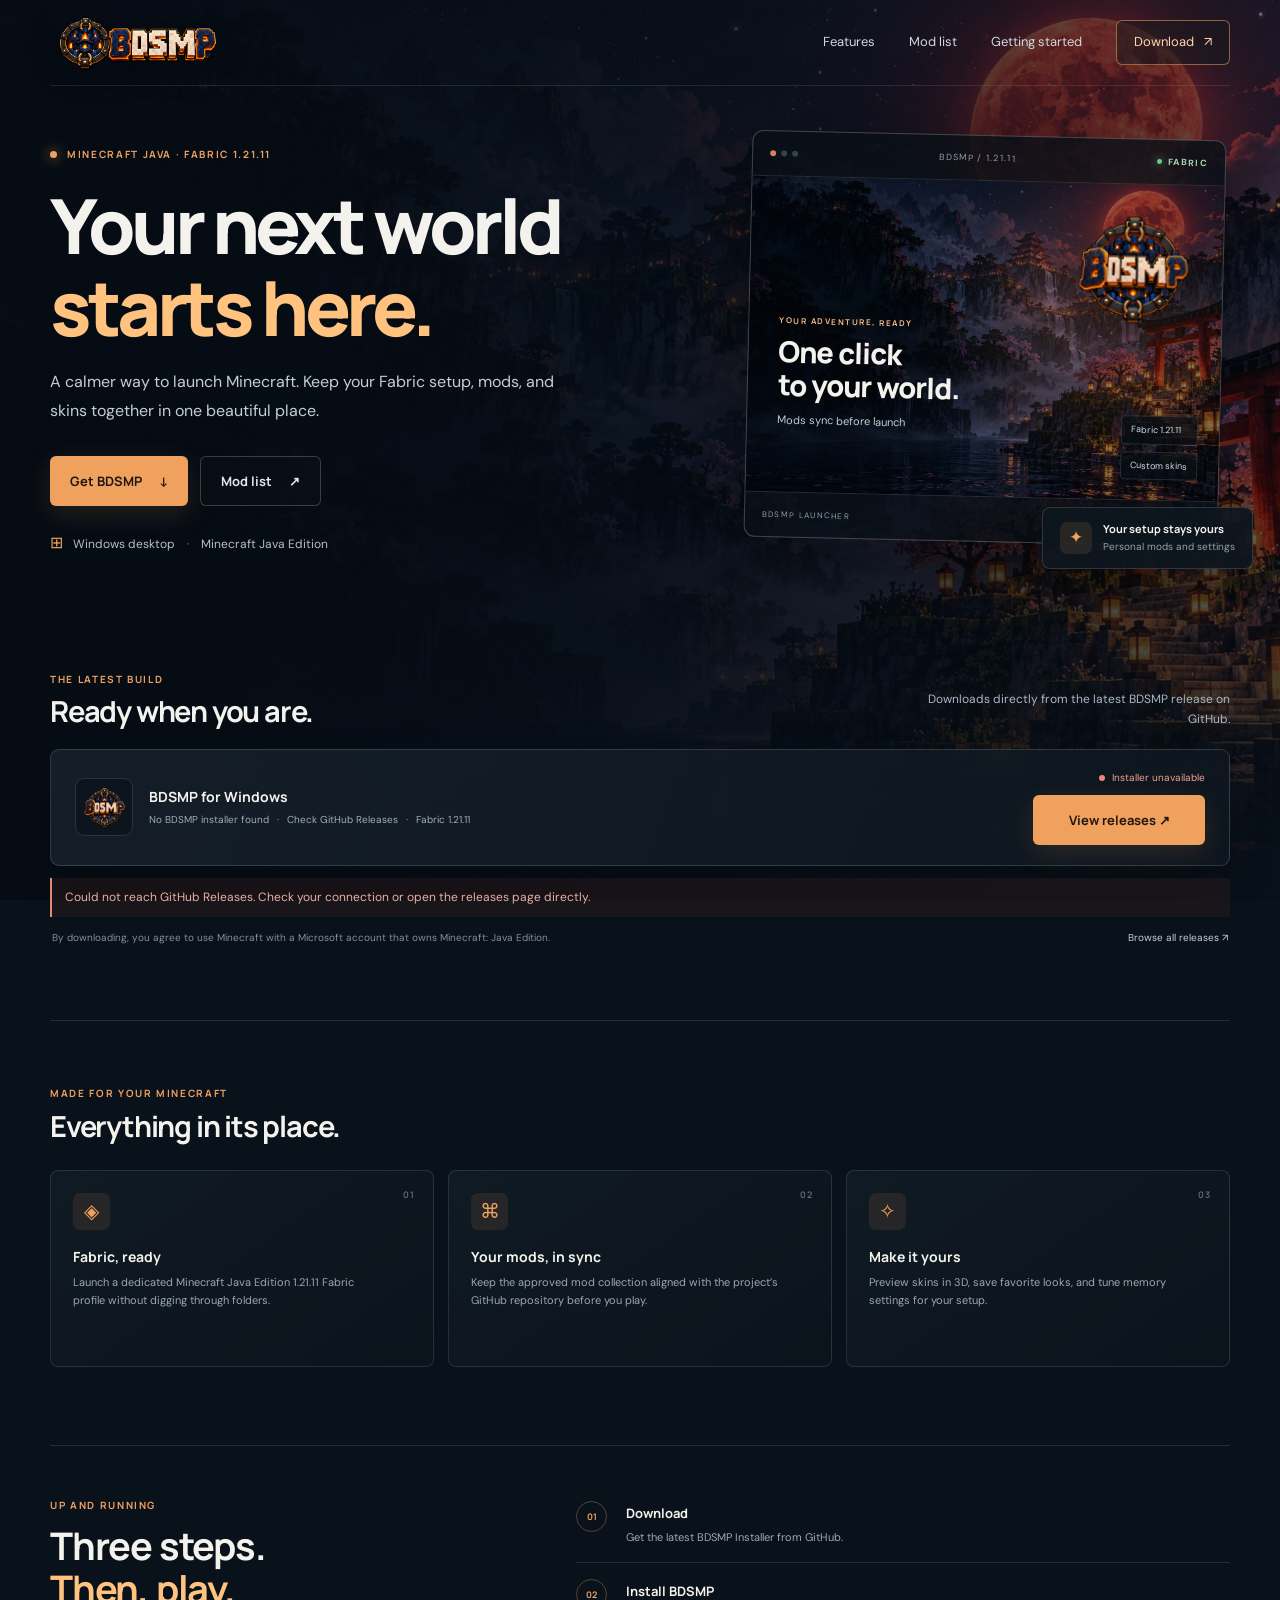
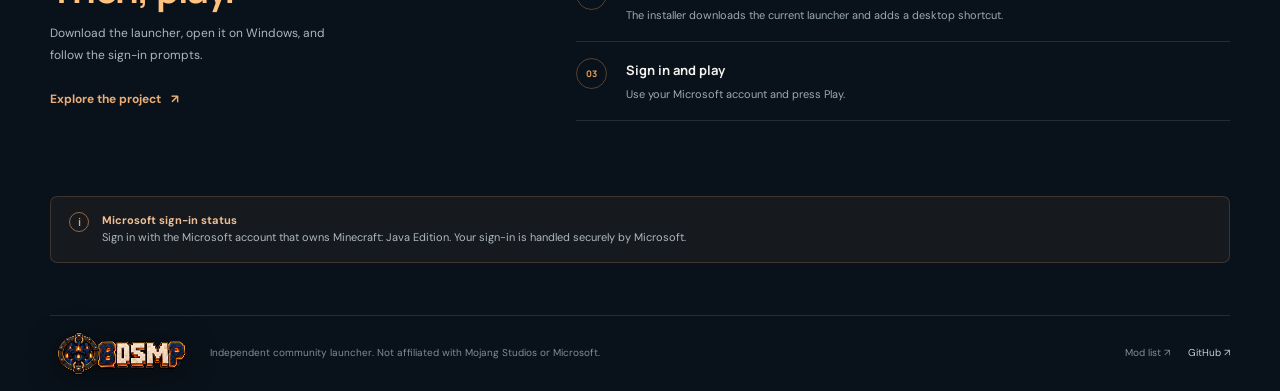
<file: index.html>
<!doctype html>
<html lang="en">
<head>
  <meta charset="utf-8">
  <meta name="viewport" content="width=device-width, initial-scale=1">
  <meta name="theme-color" content="#09111a">
  <meta name="description" content="Download BDSMP, a polished Fabric launcher for Minecraft Java Edition 1.21.11.">
  <title>BDSMP — Minecraft, your way</title>
  <link rel="icon" type="image/png" href="assets/BDSMP-Logo.png">
  <link rel="preconnect" href="https://api.github.com">
  <link rel="preconnect" href="https://github.com">
  <link rel="stylesheet" href="assets/site.css?v=bdsmp-logo-1">
  <script defer src="assets/release.js"></script>
</head>
<body>
  <div class="ambient" aria-hidden="true"></div>
  <header class="topbar wrap">
    <a class="brand" href="#top" aria-label="BDSMP home"><img class="brand-wordmark" src="assets/BDSMP-Wordmark.png" alt="BDSMP"></a>
    <nav aria-label="Main navigation">
      <a href="#features">Features</a>
      <a href="modlist.html">Mod list</a>
      <a href="#getting-started">Getting started</a>
      <a class="nav-cta" href="#download">Download <span aria-hidden="true">↗</span></a>
    </nav>
  </header>

  <main id="top">
    <section class="hero wrap">
      <div class="hero-copy">
        <div class="eyebrow"><span class="eyebrow-dot"></span> MINECRAFT JAVA · FABRIC 1.21.11</div>
        <h1>Your next world<br><span>starts here.</span></h1>
        <p class="hero-lede">A calmer way to launch Minecraft. Keep your Fabric setup, mods, and skins together in one beautiful place.</p>
        <div class="hero-actions">
          <a id="hero-download" class="button button-primary" href="#download">Get BDSMP <span aria-hidden="true">↓</span></a>
          <a class="button button-quiet" href="modlist.html">Mod list <span aria-hidden="true">↗</span></a>
        </div>
        <div class="hero-meta"><span class="platform-mark">⊞</span> Windows desktop <span class="meta-separator">·</span> Minecraft Java Edition</div>
      </div>

      <div class="hero-side">
        <div class="preview-frame">
          <div class="preview-top"><span class="window-dots"><i></i><i></i><i></i></span><span>BDSMP / 1.21.11</span><span class="preview-live"><b></b> FABRIC</span></div>
          <div class="preview-art">
            <div class="preview-glow"></div>
            <img class="preview-emblem" src="assets/BDSMP-Logo.png" alt="BDSMP emblem">
            <div class="preview-caption"><small>YOUR ADVENTURE, READY</small><strong>One click<br>to your world.</strong><span>Mods sync before launch</span></div>
            <div class="preview-pills"><span>Fabric 1.21.11</span><span>Custom skins</span></div>
          </div>
          <div class="preview-footer"><span>BDSMP LAUNCHER</span><span>01 / 03</span></div>
        </div>
        <div class="float-note"><span class="float-icon">✦</span><span><b>Your setup stays yours</b><small>Personal mods and settings</small></span></div>
      </div>
    </section>

    <section class="download-section wrap" id="download">
      <div class="download-heading">
        <div><div class="section-kicker">THE LATEST BUILD</div><h2>Ready when you are.</h2></div>
        <p>Downloads directly from the latest BDSMP release on GitHub.</p>
      </div>
      <div class="download-card">
        <div class="release-info">
          <div class="release-icon"><img src="assets/BDSMP-Logo.png" alt="BDSMP emblem" width="48" height="48"></div>
          <div><div class="release-name">BDSMP for Windows</div><div class="release-details"><span id="release-version">Finding the latest version…</span><span class="detail-dot">·</span><span id="release-size">EXE installer</span><span class="detail-dot">·</span><span>Fabric 1.21.11</span></div></div>
        </div>
        <div class="release-action"><span id="release-status" class="release-status"><i></i> Checking GitHub Releases</span><a id="download-button" class="button button-primary download-button" href="#download" aria-disabled="true">Loading… <span aria-hidden="true">↓</span></a></div>
      </div>
      <div id="release-error" class="release-error" hidden></div>
      <p class="download-footnote">By downloading, you agree to use Minecraft with a Microsoft account that owns Minecraft: Java Edition. <a href="https://github.com/Shix-0/fabric-launcher-1.21.1/releases" target="_blank" rel="noopener">Browse all releases ↗</a></p>
    </section>

    <section class="features wrap" id="features">
      <div class="section-kicker">MADE FOR YOUR MINECRAFT</div>
      <h2>Everything in its place.</h2>
      <div class="feature-grid">
        <article class="feature-card"><span class="feature-number">01</span><div class="feature-symbol">◈</div><h3>Fabric, ready</h3><p>Launch a dedicated Minecraft Java Edition 1.21.11 Fabric profile without digging through folders.</p></article>
        <article class="feature-card"><span class="feature-number">02</span><div class="feature-symbol">⌘</div><h3>Your mods, in sync</h3><p>Keep the approved mod collection aligned with the project’s GitHub repository before you play.</p></article>
        <article class="feature-card"><span class="feature-number">03</span><div class="feature-symbol">✧</div><h3>Make it yours</h3><p>Preview skins in 3D, save favorite looks, and tune memory settings for your setup.</p></article>
      </div>
    </section>

    <section class="steps-section wrap" id="getting-started">
      <div class="steps-copy"><div class="section-kicker">UP AND RUNNING</div><h2>Three steps.<br><span>Then, play.</span></h2><p>Download the launcher, open it on Windows, and follow the sign-in prompts.</p><a class="text-link" href="https://github.com/Shix-0/fabric-launcher-1.21.1" target="_blank" rel="noopener">Explore the project <span>↗</span></a></div>
      <ol class="steps-list"><li><span class="step-index">01</span><div><b>Download</b><p>Get the latest BDSMP Installer from GitHub.</p></div></li><li><span class="step-index">02</span><div><b>Install BDSMP</b><p>The installer downloads the current launcher and adds a desktop shortcut.</p></div></li><li><span class="step-index">03</span><div><b>Sign in and play</b><p>Use your Microsoft account and press Play.</p></div></li></ol>
    </section>

    <section class="notice wrap">
      <span class="notice-mark">i</span><p><b>Microsoft sign-in status</b><br>Sign in with the Microsoft account that owns Minecraft: Java Edition. Your sign-in is handled securely by Microsoft.</p>
    </section>
  </main>

  <footer class="footer wrap"><a class="brand footer-brand" href="#top"><img class="brand-wordmark" src="assets/BDSMP-Wordmark.png" alt="BDSMP"></a><p>Independent community launcher. Not affiliated with Mojang Studios or Microsoft.</p><a href="modlist.html">Mod list ↗</a><a href="https://github.com/Shix-0/fabric-launcher-1.21.1" target="_blank" rel="noopener">GitHub ↗</a></footer>
</body>
</html>
</file>
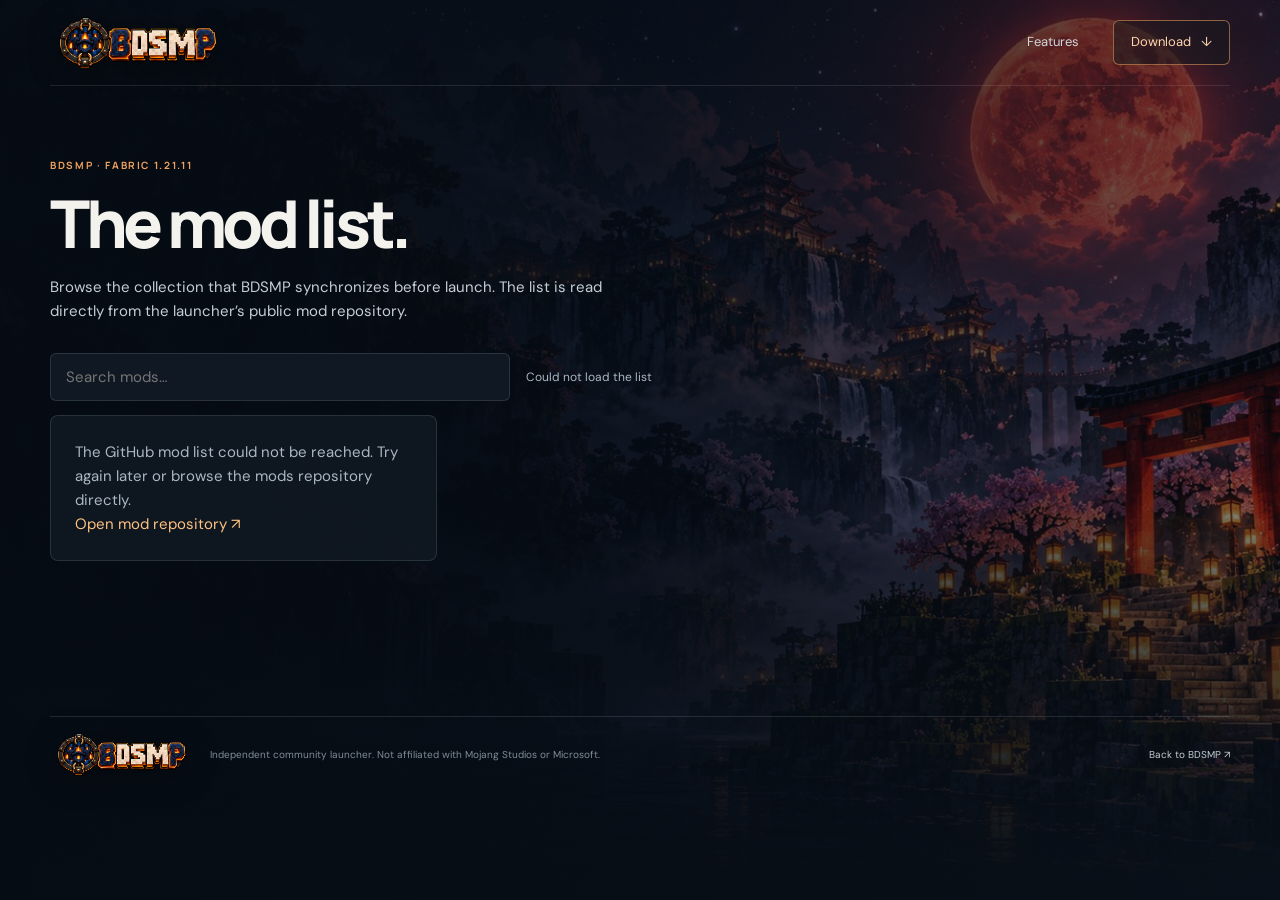
<file: modlist.html>
<!doctype html>
<html lang="en">
<head>
  <meta charset="utf-8">
  <meta name="viewport" content="width=device-width, initial-scale=1">
  <meta name="theme-color" content="#09111a">
  <meta name="description" content="Browse the BDSMP Minecraft Fabric mod collection.">
  <title>Mod list — BDSMP</title>
  <link rel="icon" type="image/png" href="assets/BDSMP-Logo.png">
  <link rel="stylesheet" href="assets/site.css?v=bdsmp-logo-1">
  <style>
    .modlist-main{padding:72px 0 100px;min-height:70vh}.modlist-heading{max-width:720px;margin-bottom:30px}.modlist-heading h1{font-size:clamp(42px,6vw,66px);margin:16px 0}.modlist-heading p{max-width:590px;color:#c5ced5}.modlist-tools{display:flex;align-items:center;gap:16px;margin:26px 0 14px}.modlist-tools input{width:min(460px,100%);height:48px;padding:0 15px;border:1px solid var(--line);border-radius:6px;background:#101923;color:var(--text);font:inherit}.modlist-count{color:var(--muted);font-size:12px}.mod-grid{display:grid;grid-template-columns:repeat(3,minmax(0,1fr));gap:10px}.mod-item{padding:15px 16px;border:1px solid var(--line);border-radius:7px;background:linear-gradient(145deg,rgba(17,27,37,.94),rgba(12,19,27,.92));overflow-wrap:anywhere}.mod-item a{font:600 12px var(--display);color:#e7edf1}.mod-item small{display:block;margin-top:6px;color:#97a8b4;font-size:10px}.mod-state{padding:24px;border:1px solid var(--line);border-radius:8px;background:rgba(16,25,35,.88);color:var(--muted)}@media(max-width:800px){.mod-grid{grid-template-columns:repeat(2,minmax(0,1fr))}}@media(max-width:560px){.modlist-main{padding:48px 0}.mod-grid{grid-template-columns:1fr}.modlist-tools{align-items:flex-start;flex-direction:column}}
  </style>
  <script defer src="assets/modlist.js"></script>
</head>
<body>
  <div class="ambient" aria-hidden="true"></div>
  <header class="topbar wrap">
    <a class="brand" href="index.html" aria-label="BDSMP home"><img class="brand-wordmark" src="assets/BDSMP-Wordmark.png" alt="BDSMP"></a>
    <nav aria-label="Main navigation"><a href="index.html#features">Features</a><a class="nav-cta" href="index.html#download">Download <span aria-hidden="true">↓</span></a></nav>
  </header>
  <main class="modlist-main wrap">
    <div class="modlist-heading"><div class="section-kicker">BDSMP · FABRIC 1.21.11</div><h1>The mod list.</h1><p>Browse the collection that BDSMP synchronizes before launch. The list is read directly from the launcher’s public mod repository.</p></div>
    <div class="modlist-tools"><input id="mod-search" type="search" placeholder="Search mods…" aria-label="Search mods"><span id="mod-count" class="modlist-count">Loading mods…</span></div>
    <div id="mod-grid" class="mod-grid"><div class="mod-state">Loading the current mod list…</div></div>
  </main>
  <footer class="footer wrap"><a class="brand footer-brand" href="index.html"><img class="brand-wordmark" src="assets/BDSMP-Wordmark.png" alt="BDSMP"></a><p>Independent community launcher. Not affiliated with Mojang Studios or Microsoft.</p><a href="index.html">Back to BDSMP ↗</a></footer>
</body>
</html>
</file>
<file: assets/site.css>
@import url('https://fonts.googleapis.com/css2?family=DM+Sans:wght@400;500;600;700&family=Manrope:wght@400;500;600;700;800&display=swap');

:root{color-scheme:dark;--bg:#09111a;--panel:#101923;--panel2:#121e29;--line:rgba(193,211,224,.14);--text:#f4f2ed;--muted:#aab8c4;--amber:#efa15d;--amber2:#ffc27f;--green:#7dd8a0;--font:'DM Sans',Segoe UI,sans-serif;--display:'Manrope',Segoe UI,sans-serif}
*{box-sizing:border-box}
html{scroll-behavior:smooth;scroll-padding-top:92px}
body{margin:0;background:var(--bg);color:var(--text);font-family:var(--font);font-size:15px;line-height:1.6;overflow-x:hidden}
a{color:inherit;text-decoration:none}
.ambient{position:absolute;z-index:-1;inset:0 0 auto;height:900px;background:linear-gradient(90deg,rgba(6,12,20,.92) 0%,rgba(6,12,20,.77) 45%,rgba(6,12,20,.24) 100%),linear-gradient(0deg,var(--bg) 2%,rgba(9,17,26,.22) 45%,rgba(9,17,26,.28) 100%),url('hero.jpg') center 34%/cover no-repeat;opacity:.86}
.wrap{width:min(1180px,calc(100% - 56px));margin-inline:auto}
.topbar{height:86px;display:flex;align-items:center;justify-content:space-between;border-bottom:1px solid rgba(230,237,244,.11)}
.brand{display:inline-flex;align-items:center;gap:11px;font:800 21px/1 var(--display);letter-spacing:-.7px}.brand img{width:42px;height:42px;filter:drop-shadow(0 4px 16px rgba(0,0,0,.35))}.brand-light{font-weight:500;color:#c6d0d7}.brand img.brand-wordmark{width:174px;height:auto;filter:drop-shadow(0 4px 16px rgba(0,0,0,.35))}.footer-brand img.brand-wordmark{width:142px;height:auto}
nav{display:flex;align-items:center;gap:34px;color:#d0d7dd;font-size:13px}nav a{transition:color .18s ease}nav a:hover,.footer>a:hover,.text-link:hover{color:var(--amber2)}.nav-cta{display:inline-flex;align-items:center;gap:10px;padding:11px 17px;border:1px solid rgba(239,161,93,.55);border-radius:6px;color:#ffd5ad;background:rgba(22,25,30,.55)}
.hero{position:relative;min-height:560px;display:grid;grid-template-columns:1.04fr .96fr;align-items:center;gap:60px;padding-top:25px;padding-bottom:66px}
.hero-copy{padding:26px 0 14px}.eyebrow,.section-kicker{display:flex;align-items:center;gap:10px;color:var(--amber);font:700 10px/1.4 var(--display);letter-spacing:1.65px}.eyebrow-dot{width:7px;height:7px;border-radius:50%;background:var(--amber);box-shadow:0 0 13px rgba(239,161,93,.9)}
h1,h2,h3,p{margin-top:0}h1{font:800 clamp(48px,6vw,76px)/1.08 var(--display);letter-spacing:-4.4px;margin:23px 0 20px}h1 span,.steps-copy h2 span{color:var(--amber2)}.hero-lede{max-width:520px;color:#c5ced5;font-size:16px;line-height:1.8;margin-bottom:30px}.hero-actions{display:flex;gap:12px;flex-wrap:wrap}.button{min-height:50px;padding:0 20px;display:inline-flex;align-items:center;justify-content:center;gap:17px;border-radius:6px;font:700 13px var(--display);transition:transform .18s ease,background .18s ease,border-color .18s ease}.button:hover{transform:translateY(-2px)}.button-primary{color:#20170f;background:var(--amber);box-shadow:0 8px 28px rgba(239,161,93,.14)}.button-primary:hover{background:var(--amber2)}.button-quiet{color:#e0e6ea;background:rgba(11,17,25,.5);border:1px solid rgba(210,223,232,.23)}.button-quiet:hover{border-color:rgba(239,161,93,.65)}.hero-meta{margin-top:24px;color:#b2c0ca;font-size:12px}.platform-mark{color:var(--amber);font-size:16px;margin-right:7px}.meta-separator{margin:0 9px;color:#71808c}
.hero-side{position:relative;max-width:490px;width:100%;justify-self:end;padding:12px 8px 27px}.preview-frame{position:relative;border:1px solid rgba(220,231,237,.25);border-radius:11px;background:rgba(9,15,22,.82);overflow:hidden;box-shadow:0 28px 90px rgba(0,0,0,.5);transform:rotate(1.3deg)}.preview-top,.preview-footer{height:45px;display:flex;align-items:center;justify-content:space-between;padding:0 17px;color:#8f9da8;font-size:9px;letter-spacing:1.3px}.preview-top{border-bottom:1px solid var(--line)}.window-dots{display:flex;gap:5px}.window-dots i{width:6px;height:6px;border-radius:50%;background:#34424c}.window-dots i:first-child{background:#d77f64}.preview-live{color:#a6d6b0;font-weight:700;display:flex;align-items:center;gap:6px}.preview-live b{width:5px;height:5px;border-radius:50%;background:#68cd89;box-shadow:0 0 10px #68cd89}.preview-art{height:315px;position:relative;padding:34px 30px;background:linear-gradient(115deg,rgba(6,13,21,.18),rgba(5,9,14,.56)),url('hero.jpg') center/cover}.preview-glow{position:absolute;width:190px;height:190px;right:8%;top:32px;background:rgba(246,137,78,.16);filter:blur(45px);border-radius:50%}.preview-emblem{position:absolute;width:116px;height:116px;object-fit:contain;right:31px;top:28px;filter:drop-shadow(0 16px 30px rgba(0,0,0,.45))}.preview-caption{position:absolute;left:30px;bottom:62px;display:flex;flex-direction:column;align-items:flex-start}.preview-caption small{font:700 8px var(--display);letter-spacing:1.5px;color:#f4b77f}.preview-caption strong{font:800 29px/1.14 var(--display);letter-spacing:-1px;margin:10px 0}.preview-caption span{font-size:11px;color:#c1ccd3}.preview-pills{position:absolute;right:21px;bottom:20px;display:flex;flex-direction:column;gap:7px}.preview-pills span{padding:6px 9px;background:rgba(7,14,21,.72);border:1px solid rgba(221,230,236,.14);border-radius:4px;color:#d2dce2;font-size:9px}.preview-footer{border-top:1px solid var(--line);font-size:8px}.float-note{position:absolute;right:-23px;bottom:0;display:flex;align-items:center;gap:11px;padding:13px 17px;border:1px solid rgba(218,228,235,.16);border-radius:8px;background:rgba(13,22,31,.93);box-shadow:0 14px 44px rgba(0,0,0,.3)}.float-icon{display:grid;place-items:center;width:32px;height:32px;border-radius:7px;background:rgba(239,161,93,.12);color:var(--amber);font-size:17px}.float-note b,.float-note small{display:block}.float-note b{font:700 11px var(--display)}.float-note small{margin-top:3px;color:#93a2ae;font-size:10px}
.download-section{padding:26px 0 74px}.download-heading{display:flex;justify-content:space-between;align-items:end;margin-bottom:20px}.download-heading h2,.features h2,.steps-copy h2{font:700 29px/1.2 var(--display);letter-spacing:-1.2px;margin:8px 0 0}.download-heading>p{max-width:330px;margin:0;color:var(--muted);font-size:12px;text-align:right}.download-card{display:flex;align-items:center;justify-content:space-between;gap:20px;min-height:112px;padding:20px 24px;border:1px solid rgba(216,229,237,.17);border-radius:9px;background:linear-gradient(110deg,rgba(22,32,42,.93),rgba(14,22,31,.91));box-shadow:0 16px 44px rgba(0,0,0,.2)}.release-info{display:flex;align-items:center;gap:16px}.release-icon{width:58px;height:58px;display:grid;place-items:center;border:1px solid rgba(229,237,241,.14);border-radius:9px;background:#0c141d}.release-icon img{width:43px;height:43px}.release-name{font:700 14px var(--display);margin-bottom:6px}.release-details{display:flex;gap:8px;flex-wrap:wrap;align-items:center;color:#9fadb8;font-size:10px}.detail-dot{color:#e59e62}.release-action{display:flex;flex-direction:column;align-items:flex-end;gap:9px}.release-status{display:flex;align-items:center;gap:7px;color:#a8b6c0;font-size:10px}.release-status i{width:6px;height:6px;border-radius:50%;background:#a8b6c0}.release-status.ready{color:#a5dfb7}.release-status.ready i{background:#71d48f;box-shadow:0 0 10px rgba(113,212,143,.65)}.release-status.failed{color:#f2a391}.release-status.failed i{background:#e68a77}.download-button{min-width:172px}.download-button[aria-disabled="true"]{opacity:.62;pointer-events:none}.download-count{color:#9fadb8;font-size:10px;letter-spacing:.02em}.download-count::before{content:"↓";margin-right:7px;color:#e59e62}.download-footnote{display:flex;justify-content:space-between;gap:12px;margin:13px 2px 0;color:#81919d;font-size:10px}.download-footnote a{color:#c6d0d7}.release-error{margin-top:12px;padding:10px 13px;border-left:2px solid #dd8b75;background:rgba(163,70,53,.1);color:#e8b0a2;font-size:12px}
.features{padding:65px 0 78px;border-top:1px solid var(--line)}.features h2{margin:9px 0 26px}.feature-grid{display:grid;grid-template-columns:repeat(3,1fr);gap:14px}.feature-card{position:relative;min-height:197px;padding:22px 22px 20px;border:1px solid var(--line);border-radius:8px;background:linear-gradient(145deg,rgba(17,27,37,.94),rgba(12,19,27,.92));transition:transform .2s ease,border-color .2s ease}.feature-card:hover{transform:translateY(-3px);border-color:rgba(239,161,93,.42)}.feature-number{position:absolute;right:18px;top:17px;color:#62727d;font:600 9px var(--display);letter-spacing:1px}.feature-symbol{width:37px;height:37px;display:grid;place-items:center;margin-bottom:17px;border-radius:7px;background:rgba(239,161,93,.1);color:var(--amber);font-size:20px}.feature-card h3{margin-bottom:7px;font:700 14px var(--display)}.feature-card p{max-width:310px;margin:0;color:#99a8b3;font-size:11px;line-height:1.7}
.steps-section{display:grid;grid-template-columns:.8fr 1.2fr;gap:90px;padding:52px 0 75px;border-top:1px solid var(--line)}.steps-copy h2{font-size:38px;line-height:1.15;margin:12px 0}.steps-copy>p{max-width:310px;color:#aab8c4;font-size:12px;line-height:1.8}.text-link{display:inline-flex;gap:10px;margin-top:12px;color:#e9ad75;font-size:12px;font-weight:700}.steps-list{list-style:none;padding:0;margin:0}.steps-list li{display:flex;gap:19px;align-items:flex-start;padding:16px 0;border-bottom:1px solid var(--line)}.steps-list li:first-child{padding-top:3px}.step-index{display:grid;place-items:center;width:31px;height:31px;flex:none;border:1px solid rgba(239,161,93,.33);border-radius:50%;color:var(--amber);font:700 9px var(--display)}.steps-list b{font:700 13px var(--display)}.steps-list p{margin:4px 0 0;color:#9baab6;font-size:11px}
.notice{display:flex;align-items:flex-start;gap:13px;margin-bottom:52px;padding:15px 18px;border:1px solid rgba(231,174,117,.19);border-radius:7px;background:rgba(239,161,93,.055)}.notice-mark{display:grid;place-items:center;width:20px;height:20px;flex:none;border:1px solid rgba(239,161,93,.58);border-radius:50%;color:var(--amber);font:700 11px var(--display)}.notice p{margin:0;color:#aeb9c1;font-size:11px}.notice b{color:#efc095;font-size:11px}
.footer{display:flex;align-items:center;gap:18px;min-height:76px;border-top:1px solid var(--line);color:#7f8d98;font-size:10px}.footer-brand{color:#e8e7e2;font-size:14px}.footer-brand img{width:30px;height:30px}.footer p{margin:0 auto 0 0}.footer>a:last-child{color:#c3cdd4}
@media(max-width:850px){.hero{grid-template-columns:1fr;gap:28px;padding-top:54px}.hero-copy{padding-top:0}.hero-side{justify-self:center;max-width:560px}.ambient{height:1100px;background-position:58% top}.download-heading{align-items:flex-start;gap:20px}.steps-section{gap:36px}}
@media(max-width:620px){.wrap{width:min(100% - 34px,520px)}.topbar{height:72px}.brand{font-size:18px}.brand img{width:36px;height:36px}.brand img.brand-wordmark{width:145px;height:auto}.footer-brand img.brand-wordmark{width:128px;height:auto}nav{gap:14px;font-size:11px}nav a:not(.nav-cta){display:none}.nav-cta{padding:9px 12px}.hero{min-height:auto;padding:54px 0 48px;gap:25px}h1{font-size:52px;letter-spacing:-3px}.hero-lede{font-size:14px}.hero-actions{gap:8px}.button{min-height:46px;padding:0 15px;font-size:11px}.hero-side{padding:4px 0 20px}.preview-art{height:270px}.preview-emblem{width:88px;height:88px;right:18px;top:22px}.preview-caption{left:21px;bottom:55px}.preview-caption strong{font-size:25px}.preview-pills{right:13px;bottom:15px}.preview-footer{padding:0 11px}.float-note{right:-5px}.download-section{padding:32px 0 48px}.download-heading{display:block}.download-heading>p{text-align:left;margin-top:9px}.download-heading h2,.features h2{font-size:24px}.download-card{align-items:flex-start;flex-direction:column;padding:17px}.release-action{width:100%;align-items:stretch}.release-status{align-self:flex-start}.download-button{width:100%}.download-footnote{display:block;line-height:1.8}.download-footnote a{display:inline-block;margin-left:8px}.features{padding:48px 0}.feature-grid{grid-template-columns:1fr}.feature-card{min-height:158px}.steps-section{grid-template-columns:1fr;gap:28px;padding:42px 0}.steps-copy h2{font-size:32px}.notice{margin-bottom:33px}.footer{flex-wrap:wrap;padding:16px 0;gap:10px}.footer p{flex-basis:100%;order:3}.footer>a:last-child{margin-left:auto}}
@media(prefers-reduced-motion:reduce){html{scroll-behavior:auto}*,*::before,*::after{transition:none!important}}
</file>
